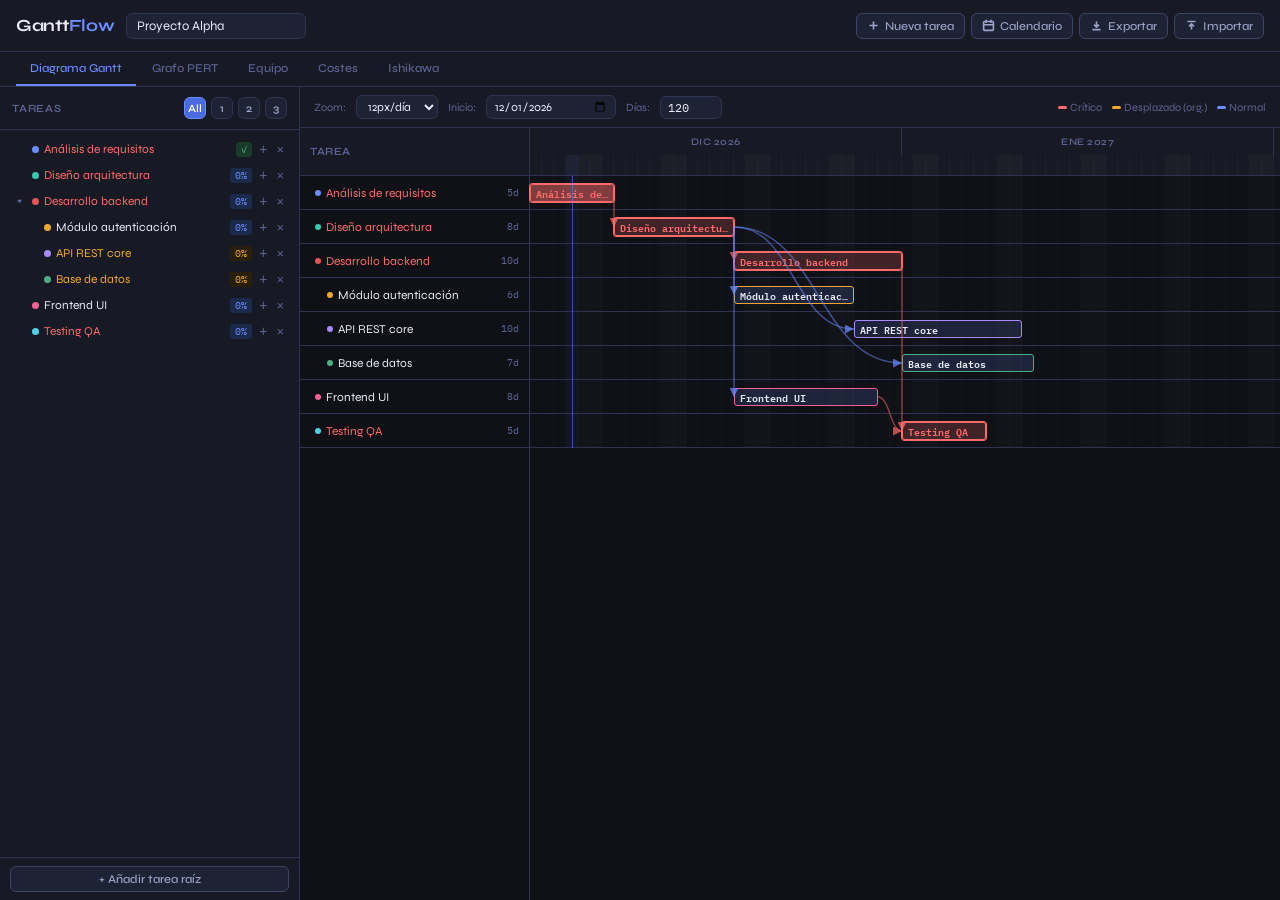
<file: index.html>
<!DOCTYPE html>
<html lang="es">
<head>
<meta charset="UTF-8">
<meta name="viewport" content="width=device-width, initial-scale=1.0">
<title>GanttFlow — Gestión de Proyectos</title>
<link rel="preconnect" href="https://fonts.googleapis.com">
<link rel="preconnect" href="https://fonts.gstatic.com" crossorigin>
<link href="https://fonts.googleapis.com/css2?family=IBM+Plex+Mono:wght@400;500&family=Syne:wght@400;500;600;700&display=swap" rel="stylesheet">
<style>
:root {
  --bg:#0f1117;--bg2:#171a24;--bg3:#1e2235;--bg4:#252a3d;
  --border:#2d3350;--border2:#3d4468;
  --text:#e8eaf6;--text2:#9da3c8;--text3:#5c6494;
  --accent:#6c8cff;--accent2:#4a6bdf;
  --green:#4caf82;--amber:#f0a832;--red:#e05555;
  --critical:#ff6b6b;--leveled:#f0a832;--purple:#a78bfa;--teal:#38c9b0;
  --font:'Syne',sans-serif;--mono:'IBM Plex Mono',monospace;
  --r:6px;--r2:10px;
}
*{box-sizing:border-box;margin:0;padding:0;}
body{font-family:var(--font);background:var(--bg);color:var(--text);font-size:14px;height:100vh;display:flex;flex-direction:column;overflow:hidden;}

/* HEADER */
header{display:flex;align-items:center;gap:12px;padding:0 16px;height:52px;background:var(--bg2);border-bottom:1px solid var(--border);flex-shrink:0;}
header h1{font-size:17px;font-weight:700;letter-spacing:-0.3px;}
header h1 span{color:var(--accent);}
.project-name{font-size:13px;border:1px solid var(--border);background:var(--bg3);padding:4px 10px;border-radius:var(--r);outline:none;font-family:var(--font);color:var(--text);width:180px;}
.project-name:focus{border-color:var(--accent);}
.header-spacer{flex:1;}
.header-actions{display:flex;gap:6px;}
.btn{display:inline-flex;align-items:center;gap:5px;padding:5px 10px;border-radius:var(--r);border:1px solid var(--border2);background:var(--bg3);color:var(--text2);font-family:var(--font);font-size:12px;font-weight:500;cursor:pointer;transition:all .15s;white-space:nowrap;}
.btn:hover{background:var(--bg4);color:var(--text);border-color:var(--accent);}
.btn.primary{background:var(--accent2);border-color:var(--accent);color:#fff;}
.btn.primary:hover{background:var(--accent);}
.btn svg{width:13px;height:13px;flex-shrink:0;}
.btn.warn{border-color:#f0a83280;color:var(--amber);}
.btn.warn:hover{background:#2a2010;border-color:var(--amber);}

/* TABS */
.nav-tabs{display:flex;gap:2px;padding:0 16px;background:var(--bg2);border-bottom:1px solid var(--border);flex-shrink:0;}
.tab{padding:9px 14px;font-size:12px;font-weight:500;color:var(--text3);cursor:pointer;border-bottom:2px solid transparent;transition:all .15s;}
.tab:hover{color:var(--text2);}
.tab.active{color:var(--accent);border-bottom-color:var(--accent);}

/* MAIN */
.main{display:flex;flex:1;overflow:hidden;}

/* SIDEBAR */
.sidebar{width:300px;flex-shrink:0;background:var(--bg2);border-right:1px solid var(--border);display:flex;flex-direction:column;overflow:hidden;}
.sidebar-header{padding:10px 12px;border-bottom:1px solid var(--border);display:flex;align-items:center;gap:8px;flex-shrink:0;}
.sidebar-header span{font-size:11px;font-weight:600;letter-spacing:.8px;color:var(--text3);text-transform:uppercase;flex:1;}
.task-list{flex:1;overflow-y:auto;padding:6px;}
.task-row{display:flex;align-items:center;gap:5px;padding:5px 7px;border-radius:var(--r);transition:background .1s;cursor:pointer;}
.task-row:hover{background:var(--bg3);}
.task-row.selected{background:var(--bg4);}
.task-row.critical-task .task-name{color:var(--critical);}
.task-row.leveled-task .task-name{color:var(--leveled);}
.expand-btn{width:14px;height:14px;display:flex;align-items:center;justify-content:center;color:var(--text3);transition:transform .15s;flex-shrink:0;}
.expand-btn.open{transform:rotate(90deg);}
.expand-btn svg{width:9px;height:9px;}
.task-color{width:7px;height:7px;border-radius:50%;flex-shrink:0;}
.task-name{flex:1;font-size:12px;overflow:hidden;text-overflow:ellipsis;white-space:nowrap;}
.task-badge{font-size:10px;padding:1px 5px;border-radius:3px;font-family:var(--mono);}
.badge-progress{background:#1a2a4a;color:var(--accent);}
.badge-done{background:#1a3a2a;color:var(--green);}
.badge-blocked{background:#3a1a1a;color:var(--red);}
.badge-leveled{background:#2a200a;color:var(--amber);}

/* CONTENT */
.content{flex:1;overflow:hidden;display:flex;flex-direction:column;}
.view{display:none;flex:1;overflow:hidden;flex-direction:column;}
.view.active{display:flex;}

/* GANTT */
.gantt-toolbar{padding:8px 14px;border-bottom:1px solid var(--border);display:flex;align-items:center;gap:10px;flex-shrink:0;background:var(--bg2);flex-wrap:wrap;}
.gantt-toolbar label{font-size:11px;color:var(--text3);}
.gantt-toolbar select,.gantt-toolbar input[type=number],.gantt-toolbar input[type=date]{font-family:var(--font);font-size:12px;background:var(--bg3);border:1px solid var(--border);color:var(--text);padding:3px 7px;border-radius:var(--r);outline:none;}
.gantt-wrap{flex:1;overflow:auto;}
.gantt-table{display:flex;min-height:100%;}
.gantt-labels{width:230px;flex-shrink:0;border-right:1px solid var(--border);}
.gantt-labels-header{height:48px;border-bottom:1px solid var(--border);padding:0 10px;display:flex;align-items:center;font-size:11px;font-weight:600;color:var(--text3);letter-spacing:.5px;background:var(--bg2);position:sticky;top:0;z-index:10;}
.gantt-label-row{height:34px;display:flex;align-items:center;padding:0 10px;gap:5px;border-bottom:1px solid var(--border);font-size:12px;cursor:pointer;transition:background .1s;}
.gantt-label-row:hover{background:var(--bg3);}
.gantt-label-row.selected{background:var(--bg4);}
.gantt-label-row.critical-row .gl-name{color:var(--critical);}
.gantt-label-row.leveled-row .gl-name{color:var(--leveled);}
.gl-dot{width:6px;height:6px;border-radius:50%;flex-shrink:0;}
.gl-name{flex:1;overflow:hidden;text-overflow:ellipsis;white-space:nowrap;}
.gl-days{font-family:var(--mono);font-size:10px;color:var(--text3);flex-shrink:0;}
.gantt-chart-area{flex:1;}
.gantt-header{height:48px;position:sticky;top:0;z-index:10;background:var(--bg2);border-bottom:1px solid var(--border);display:flex;flex-direction:column;}
.gantt-month{border-right:1px solid var(--border);display:flex;align-items:center;justify-content:center;font-size:10px;font-weight:600;color:var(--text3);letter-spacing:.5px;flex-shrink:0;}
.gantt-days-row{display:flex;height:20px;}
.gantt-day-cell{flex-shrink:0;display:flex;align-items:center;justify-content:center;font-size:9px;color:var(--text3);border-right:1px solid rgba(255,255,255,.03);font-family:var(--mono);}
.gantt-day-cell.weekend{background:rgba(255,255,255,.02);}
.gantt-day-cell.holiday{background:rgba(240,168,50,.06);color:var(--amber);}
.gantt-day-cell.today-col{background:rgba(108,140,255,.08);color:var(--accent);font-weight:600;}
.gantt-rows-area{position:relative;}
.gantt-row-bg{height:34px;border-bottom:1px solid var(--border);display:flex;position:relative;}
.gantt-row-bg:hover{background:rgba(255,255,255,.015);}
.gantt-cell-bg{flex-shrink:0;border-right:1px solid rgba(255,255,255,.02);height:100%;}
.gantt-cell-bg.weekend{background:rgba(255,255,255,.01);}
.gantt-cell-bg.holiday{background:rgba(240,168,50,.04);}
.gantt-cell-bg.today-col{background:rgba(108,140,255,.04);}
.gantt-bar{position:absolute;height:18px;top:8px;border-radius:3px;display:flex;align-items:center;padding:0 5px;font-size:10px;font-weight:600;overflow:hidden;white-space:nowrap;cursor:pointer;pointer-events:all;transition:opacity .15s;}
.gantt-bar:hover{opacity:.85;}
.gantt-bar.critical{box-shadow:0 0 0 1px var(--critical);}
.gantt-bar.leveled{box-shadow:0 0 0 1px var(--leveled);}
.bar-progress{position:absolute;left:0;top:0;bottom:0;border-radius:3px;opacity:.35;}
.bar-label{overflow:hidden;text-overflow:ellipsis;position:relative;font-family:var(--mono);}
.today-line{position:absolute;top:0;bottom:0;width:1px;background:var(--accent);opacity:.5;pointer-events:none;z-index:5;}

/* DETAIL PANEL */
.detail-panel{width:290px;flex-shrink:0;border-left:1px solid var(--border);background:var(--bg2);display:flex;flex-direction:column;overflow:hidden;}
.detail-panel.hidden{display:none;}
.dp-header{padding:12px 14px;border-bottom:1px solid var(--border);display:flex;align-items:center;gap:8px;}
.dp-header h3{font-size:13px;font-weight:600;flex:1;overflow:hidden;text-overflow:ellipsis;white-space:nowrap;}
.dp-close{cursor:pointer;color:var(--text3);flex-shrink:0;}
.dp-close:hover{color:var(--text);}
.dp-body{flex:1;overflow-y:auto;padding:10px 14px;display:flex;flex-direction:column;gap:10px;}
.field-group{display:flex;flex-direction:column;gap:3px;}
.field-label{font-size:10px;font-weight:600;color:var(--text3);letter-spacing:.6px;text-transform:uppercase;}
.field-input{background:var(--bg3);border:1px solid var(--border);color:var(--text);padding:5px 9px;border-radius:var(--r);font-family:var(--font);font-size:12px;outline:none;width:100%;}
.field-input:focus{border-color:var(--accent);}
.field-input[type=number]{font-family:var(--mono);}
select.field-input{cursor:pointer;}
textarea.field-input{resize:vertical;min-height:60px;line-height:1.5;}
.field-row{display:flex;gap:7px;}
.field-row .field-group{flex:1;}
.comment-list{display:flex;flex-direction:column;gap:6px;max-height:160px;overflow-y:auto;}
.comment-item{background:var(--bg3);border-radius:var(--r);padding:7px 9px;font-size:11px;}
.comment-meta{font-size:10px;color:var(--text3);margin-bottom:3px;font-family:var(--mono);}
.dp-section-title{font-size:10px;font-weight:600;color:var(--text3);letter-spacing:.6px;text-transform:uppercase;padding-bottom:5px;border-bottom:1px solid var(--border);margin-top:2px;}
.dep-chips{display:flex;flex-wrap:wrap;gap:4px;}
.dep-chip{display:flex;align-items:center;gap:3px;background:var(--bg4);border:1px solid var(--border);border-radius:3px;padding:2px 6px;font-size:11px;font-family:var(--mono);}
.dep-chip button{background:none;border:none;color:var(--text3);cursor:pointer;font-size:12px;line-height:1;}
.dep-chip button:hover{color:var(--red);}
.stats-grid{display:grid;grid-template-columns:1fr 1fr;gap:7px;}
.stat-cell{background:var(--bg3);border-radius:var(--r);padding:7px 9px;}
.stat-val{font-size:15px;font-weight:700;font-family:var(--mono);color:var(--accent);}
.stat-lab{font-size:10px;color:var(--text3);margin-top:1px;}
.deviation-pos{color:var(--red);}
.deviation-neg{color:var(--green);}

/* LEVELING ALERT */
.leveling-alert{background:#1e1a08;border:1px solid #f0a83240;border-radius:var(--r);padding:8px 10px;font-size:11px;color:var(--amber);display:flex;gap:6px;align-items:flex-start;}
.leveling-alert svg{flex-shrink:0;margin-top:1px;}

/* PERT */
.graph-view{flex:1;overflow:hidden;position:relative;background:var(--bg);}
#pert-canvas{position:absolute;top:0;left:0;width:100%;height:100%;}
.graph-toolbar{padding:8px 14px;border-bottom:1px solid var(--border);display:flex;gap:8px;align-items:center;flex-shrink:0;background:var(--bg2);font-size:12px;color:var(--text2);}
.graph-legend{display:flex;gap:10px;margin-left:auto;}
.legend-item{display:flex;align-items:center;gap:5px;font-size:11px;color:var(--text3);}
.legend-dot{width:8px;height:8px;border-radius:50%;}

/* COSTS */
.cost-table{width:100%;border-collapse:collapse;font-size:12px;}
.cost-table th{text-align:left;padding:5px 7px;color:var(--text3);font-size:10px;font-weight:600;letter-spacing:.5px;border-bottom:1px solid var(--border);}
.cost-table td{padding:5px 7px;border-bottom:1px solid rgba(255,255,255,.04);font-family:var(--mono);}
.cost-table .total-row{font-weight:600;color:var(--text);border-top:1px solid var(--border);}

/* TEAM VIEW */
.team-grid{display:grid;grid-template-columns:repeat(auto-fill,minmax(260px,1fr));gap:14px;padding:20px;}
.member-card{background:var(--bg2);border:1px solid var(--border);border-radius:var(--r2);padding:16px;display:flex;flex-direction:column;gap:10px;}
.member-avatar{width:38px;height:38px;border-radius:50%;display:flex;align-items:center;justify-content:center;font-weight:700;font-size:14px;flex-shrink:0;}
.member-header{display:flex;align-items:center;gap:10px;}
.member-info{flex:1;}
.member-name{font-size:14px;font-weight:600;}
.member-role{font-size:11px;color:var(--text3);}
.member-meta{display:flex;gap:8px;flex-wrap:wrap;}
.meta-chip{font-size:11px;background:var(--bg3);border:1px solid var(--border);border-radius:3px;padding:2px 7px;color:var(--text2);font-family:var(--mono);}
.absence-list{display:flex;flex-direction:column;gap:4px;}
.absence-item{display:flex;align-items:center;gap:6px;font-size:11px;background:var(--bg3);border-radius:var(--r);padding:4px 8px;}
.absence-item .absence-dates{font-family:var(--mono);color:var(--text2);flex:1;}
.absence-item .absence-type{font-size:10px;padding:1px 5px;border-radius:3px;}
.absence-vac{background:#1a2a1a;color:var(--green);}
.absence-hol{background:#2a200a;color:var(--amber);}
.absence-other{background:#1a1a2a;color:var(--purple);}
.workload-bar{height:5px;background:var(--bg4);border-radius:3px;overflow:hidden;margin-top:2px;}
.workload-fill{height:100%;border-radius:3px;transition:width .3s;}

/* MODAL */
.modal-overlay{position:fixed;inset:0;background:rgba(0,0,0,.7);display:none;align-items:center;justify-content:center;z-index:1000;}
.modal-overlay.open{display:flex;}
.modal{background:var(--bg2);border:1px solid var(--border2);border-radius:var(--r2);width:520px;max-height:85vh;overflow-y:auto;padding:22px;}
.modal h2{font-size:15px;font-weight:600;margin-bottom:14px;}
.modal-actions{display:flex;gap:8px;justify-content:flex-end;margin-top:18px;}
.modal-section{margin-bottom:16px;}
.modal-section-title{font-size:10px;font-weight:600;color:var(--text3);letter-spacing:.6px;text-transform:uppercase;margin-bottom:8px;}

/* DAY GRID */
.day-grid{display:grid;grid-template-columns:repeat(7,1fr);gap:5px;margin:8px 0;}
.day-toggle{display:flex;flex-direction:column;align-items:center;gap:4px;cursor:pointer;}
.day-toggle input{display:none;}
.day-box{width:34px;height:34px;border-radius:var(--r);border:1px solid var(--border2);background:var(--bg3);display:flex;align-items:center;justify-content:center;font-size:11px;font-weight:600;color:var(--text3);transition:all .15s;}
.day-toggle input:checked+.day-box{background:var(--accent2);border-color:var(--accent);color:#fff;}
.day-name{font-size:9px;color:var(--text3);letter-spacing:.3px;}
.equiv-display{background:var(--bg3);border:1px solid var(--border);border-radius:var(--r);padding:10px 12px;margin:8px 0;}
.equiv-row{display:flex;align-items:center;gap:6px;margin-bottom:5px;font-size:12px;}
.equiv-row:last-child{margin-bottom:0;}
.equiv-num{font-family:var(--mono);font-size:14px;font-weight:500;color:var(--accent);min-width:26px;}
.presets{display:flex;gap:5px;flex-wrap:wrap;margin-bottom:10px;}
.preset-btn{padding:3px 9px;border-radius:var(--r);border:1px solid var(--border2);background:var(--bg3);color:var(--text2);font-size:11px;cursor:pointer;transition:all .12s;}
.preset-btn:hover{border-color:var(--accent);color:var(--text);}

/* HOLIDAY LIST */
.holiday-list{display:flex;flex-direction:column;gap:4px;max-height:160px;overflow-y:auto;}
.holiday-item{display:flex;align-items:center;gap:6px;background:var(--bg3);border-radius:var(--r);padding:5px 8px;font-size:12px;}
.holiday-item .hdate{font-family:var(--mono);flex:1;}
.holiday-item button{background:none;border:none;color:var(--text3);cursor:pointer;font-size:13px;}
.holiday-item button:hover{color:var(--red);}

/* LEVELS */
.levels-control{display:flex;align-items:center;gap:5px;font-size:11px;color:var(--text3);}
.level-btn{width:22px;height:22px;border-radius:var(--r);border:1px solid var(--border);background:var(--bg3);color:var(--text2);font-size:11px;font-weight:600;cursor:pointer;display:flex;align-items:center;justify-content:center;transition:all .1s;}
.level-btn.active{background:var(--accent2);border-color:var(--accent);color:#fff;}

/* ISHIKAWA */
/* SCROLLBAR */
::-webkit-scrollbar{width:4px;height:4px;}
::-webkit-scrollbar-track{background:transparent;}
::-webkit-scrollbar-thumb{background:var(--border2);border-radius:2px;}
/* TOOLTIP */
.tooltip{position:fixed;background:var(--bg4);border:1px solid var(--border2);border-radius:var(--r);padding:6px 10px;font-size:11px;pointer-events:none;z-index:999;display:none;max-width:240px;line-height:1.6;}
.tooltip.show{display:block;}
</style>
</head>
<body>

<header>
  <h1>Gantt<span>Flow</span></h1>
  <input class="project-name" type="text" id="projectName" placeholder="Nombre del proyecto..." value="Proyecto Alpha">
  <div class="header-spacer"></div>
  <div class="header-actions">
    <button class="btn" onclick="addTask(null)">
      <svg viewBox="0 0 16 16" fill="none" stroke="currentColor" stroke-width="2"><path d="M8 3v10M3 8h10"/></svg>Nueva tarea
    </button>
    <button class="btn" onclick="openCalendarConfig()">
      <svg viewBox="0 0 16 16" fill="none" stroke="currentColor" stroke-width="2"><rect x="2" y="3" width="12" height="11" rx="1"/><path d="M2 7h12M5 1v4M11 1v4"/></svg>Calendario
    </button>
    <button class="btn" onclick="exportJSON()">
      <svg viewBox="0 0 16 16" fill="none" stroke="currentColor" stroke-width="2"><path d="M8 10V3M5 7l3 3 3-3M3 13h10"/></svg>Exportar
    </button>
    <label class="btn" style="cursor:pointer">
      <svg viewBox="0 0 16 16" fill="none" stroke="currentColor" stroke-width="2"><path d="M8 6v7M5 9l3-3 3 3M3 3h10"/></svg>Importar
      <input type="file" accept=".json" style="display:none" onchange="importJSON(event)">
    </label>
  </div>
</header>

<div class="nav-tabs">
  <div class="tab active" onclick="switchTab('gantt',this)">Diagrama Gantt</div>
  <div class="tab" onclick="switchTab('pert',this)">Grafo PERT</div>
  <div class="tab" onclick="switchTab('team',this)">Equipo</div>
  <div class="tab" onclick="switchTab('costs',this)">Costes</div>
  <div class="tab" onclick="switchTab('ishikawa',this)">Ishikawa</div>
</div>

<div class="main">
  <!-- SIDEBAR -->
  <div class="sidebar">
    <div class="sidebar-header">
      <span>Tareas</span>
      <div class="levels-control">
        <div class="level-btn active" id="lvl-all" onclick="setLevel(99)">All</div>
        <div class="level-btn" id="lvl-0" onclick="setLevel(0)">1</div>
        <div class="level-btn" id="lvl-1" onclick="setLevel(1)">2</div>
        <div class="level-btn" id="lvl-2" onclick="setLevel(2)">3</div>
      </div>
    </div>
    <div class="task-list" id="taskList"></div>
    <div style="padding:8px 10px;border-top:1px solid var(--border);flex-shrink:0;">
      <button class="btn" style="width:100%;justify-content:center" onclick="addTask(null)">+ Añadir tarea raíz</button>
    </div>
  </div>

  <!-- VIEWS -->
  <div class="content">

    <!-- GANTT -->
    <div class="view active" id="view-gantt" style="flex-direction:row">
      <div style="flex:1;display:flex;flex-direction:column;overflow:hidden;">
        <div class="gantt-toolbar">
          <label>Zoom:</label>
          <select id="ganttZoom" onchange="renderGantt()">
            <option value="20">20px/día</option>
            <option value="12" selected>12px/día</option>
            <option value="6">6px/día</option>
          </select>
          <label>Inicio:</label>
          <input type="date" id="ganttStart" class="field-input" style="width:130px" onchange="renderGantt()">
          <label>Días:</label>
          <input type="number" id="ganttDays" class="field-input" style="width:62px;font-family:var(--mono)" value="120" onchange="renderGantt()">
          <div style="flex:1"></div>
          <div style="display:flex;align-items:center;gap:10px;font-size:11px;color:var(--text3)">
            <span><span style="display:inline-block;width:9px;height:3px;background:var(--critical);border-radius:2px;vertical-align:middle;margin-right:3px"></span>Crítico</span>
            <span><span style="display:inline-block;width:9px;height:3px;background:var(--leveled);border-radius:2px;vertical-align:middle;margin-right:3px"></span>Desplazado (org.)</span>
            <span><span style="display:inline-block;width:9px;height:3px;background:var(--accent);border-radius:2px;vertical-align:middle;margin-right:3px"></span>Normal</span>
          </div>
        </div>
        <div class="gantt-wrap" id="ganttWrap">
          <div class="gantt-table" id="ganttTable"></div>
        </div>
      </div>
      <div class="detail-panel hidden" id="detailPanel"></div>
    </div>

    <!-- PERT -->
    <div class="view" id="view-pert" style="flex-direction:column">
      <div class="graph-toolbar">
        <span style="font-size:12px">Arrastra nodos · Doble clic = detalle</span>
        <button class="btn" onclick="autoLayoutPert()">Auto-layout</button>
        <button class="btn" onclick="savePertLayout()">Guardar pos.</button>
        <div class="graph-legend">
          <div class="legend-item"><div class="legend-dot" style="background:var(--critical)"></div>Crítico</div>
          <div class="legend-item"><div class="legend-dot" style="background:var(--leveled)"></div>Desplazado</div>
          <div class="legend-item"><div class="legend-dot" style="background:var(--accent)"></div>Normal</div>
          <div class="legend-item"><div class="legend-dot" style="background:var(--green)"></div>Completado</div>
        </div>
      </div>
      <div class="graph-view">
        <canvas id="pert-canvas"></canvas>
      </div>
    </div>

    <!-- TEAM -->
    <div class="view" id="view-team" style="flex-direction:column;overflow:hidden">
      <div style="padding:10px 16px;border-bottom:1px solid var(--border);display:flex;gap:8px;align-items:center;flex-shrink:0;background:var(--bg2);">
        <span style="font-size:11px;font-weight:600;color:var(--text3);letter-spacing:.6px;text-transform:uppercase;">Equipo del proyecto</span>
        <div style="flex:1"></div>
        <button class="btn primary" onclick="openAddMember()">+ Añadir miembro</button>
      </div>
      <div style="flex:1;overflow-y:auto;">
        <div class="team-grid" id="teamGrid"></div>
      </div>
    </div>

    <!-- COSTS -->
    <div class="view" id="view-costs" style="flex-direction:column;overflow:auto;padding:20px">
      <div id="costsContent"></div>
    </div>

    <!-- ISHIKAWA -->
    <div class="view" id="view-ishikawa" style="flex-direction:column">
      <div class="graph-toolbar" style="gap:10px">
        <label style="font-size:12px">Tarea:</label>
        <select id="ishikawaTarget" class="field-input" style="width:180px;padding:3px 7px" onchange="renderIshikawa()"></select>
        <button class="btn" onclick="addIshikawaCause()">+ Causa</button>
        <button class="btn" onclick="addIshikawaCategory()">+ Categoría</button>
      </div>
      <div style="flex:1;overflow:auto;padding:16px">
        <canvas id="fish-canvas"></canvas>
      </div>
    </div>

  </div>
</div>

<div class="modal-overlay" id="modalOverlay" onclick="handleModalClick(event)">
  <div class="modal" id="modalContent"></div>
</div>
<div class="tooltip" id="tooltip"></div>

<script>
// ================================================================
// STATE
// ================================================================
let state = {
  project: { name:'Proyecto Alpha', workDays:[1,2,3,4,5], hoursPerDay:8, calendarStart:null },
  tasks: [],
  team: [],         // array of member objects
  holidays: [],     // array of 'YYYY-MM-DD' strings (global)
  pertLayout: {},
  ishikawa: {}
};

const COLORS = ['#6c8cff','#38c9b0','#f0a832','#a78bfa','#4caf82','#e05555','#f06292','#4dd0e1','#aed581','#ff8a65'];
const AVATAR_COLORS = ['#4a6bdf','#0f6e56','#993c1d','#534ab7','#3b6d11','#993556'];
let nextId = 1;
let selectedTaskId = null;
let maxLevel = 99;

// ================================================================
// UTILS
// ================================================================
function mkId(){ return nextId++; }
function getColor(idx){ return COLORS[idx % COLORS.length]; }
function escHtml(s){ return String(s||'').replace(/&/g,'&amp;').replace(/</g,'&lt;').replace(/>/g,'&gt;').replace(/"/g,'&quot;'); }
function truncate(s,n){ return s.length>n?s.slice(0,n-1)+'…':s; }
function toDateStr(d){ return d.toISOString().slice(0,10); }
function parseDate(s){ return s?new Date(s+'T00:00:00'):null; }
function fmtDate(s){ return s?new Date(s+'T00:00:00').toLocaleDateString('es-ES',{day:'2-digit',month:'short',year:'numeric'}):'—'; }
function initials(name){ return name.split(' ').map(w=>w[0]).join('').slice(0,2).toUpperCase(); }

// ================================================================
// TREE HELPERS
// ================================================================
function getAllTasks(tasks=state.tasks,out=[]){
  for(const t of tasks){ out.push(t); if(t.subtasks) getAllTasks(t.subtasks,out); }
  return out;
}
function findTask(id,tasks=state.tasks){
  for(const t of tasks){
    if(t.id===id) return t;
    if(t.subtasks){ const f=findTask(id,t.subtasks); if(f) return f; }
  }
  return null;
}
function removeTask(id,tasks=state.tasks){
  for(let i=0;i<tasks.length;i++){
    if(tasks[i].id===id){ tasks.splice(i,1); return true; }
    if(tasks[i].subtasks&&removeTask(id,tasks[i].subtasks)) return true;
  }
  return false;
}
function flattenVisible(tasks=state.tasks,level=0,out=[]){
  for(const t of tasks){
    out.push({task:t,level});
    if(t.expanded&&t.subtasks&&t.subtasks.length&&level<maxLevel)
      flattenVisible(t.subtasks,level+1,out);
  }
  return out;
}

// ================================================================
// CALENDAR
// ================================================================
function getWorkDays(){ return state.project.workDays&&state.project.workDays.length?state.project.workDays:[1,2,3,4,5]; }
function workDaysPerWeek(){ return getWorkDays().length; }
function workDaysToCalDays(wd){ return workDaysPerWeek()===0?wd:Math.round(wd*7/workDaysPerWeek()); }

const _holidaySet = new Set();
function rebuildHolidaySet(){
  _holidaySet.clear();
  for(const h of state.holidays) _holidaySet.add(h);
  // also personal holidays/absences of all members
  for(const m of state.team){
    for(const ab of (m.absences||[])){
      let d=new Date(ab.start+'T00:00:00');
      const end=new Date(ab.end+'T00:00:00');
      while(d<=end){ _holidaySet.add(toDateStr(d)); d.setDate(d.getDate()+1); }
    }
  }
}
function isHoliday(date){ return _holidaySet.has(toDateStr(date)); }

function isMemberAvailableOn(memberId, date){
  const m = state.team.find(x=>x.id===memberId);
  if(!m) return true;
  const ds = toDateStr(date);
  for(const ab of (m.absences||[])){
    if(ds>=ab.start && ds<=ab.end) return false;
  }
  return true;
}

function isWorkingDay(date, memberId=null){
  if(!getWorkDays().includes(date.getDay())) return false;
  if(state.holidays.includes(toDateStr(date))) return false;
  if(memberId && !isMemberAvailableOn(memberId, date)) return false;
  return true;
}

// Add N working days from start (optionally skipping member absences + holidays)
function addWorkDays(start, days, memberId=null){
  if(days<=0) return new Date(start);
  const d=new Date(start);
  let added=0;
  while(added<days){
    d.setDate(d.getDate()+1);
    if(isWorkingDay(d,memberId)) added++;
  }
  return d;
}

// Advance date to next working day for member (inclusive from d)
function nextWorkingDay(d, memberId=null){
  const r=new Date(d);
  while(!isWorkingDay(r,memberId)) r.setDate(r.getDate()+1);
  return r;
}

function calStart(){
  if(state.project.calendarStart) return new Date(state.project.calendarStart);
  const all=getAllTasks();
  let min=null;
  for(const t of all) if(t.startDate){ const d=new Date(t.startDate+'T00:00:00'); if(!min||d<min) min=d; }
  if(min) return min;
  const d=new Date(); d.setDate(1); return d;
}

// ================================================================
// PHASE 1 — CPM (pure technical dependencies)
// Units: work-days (integers)
// ================================================================
function computeCPM(){
  const all=getAllTasks();
  const byId={};
  for(const t of all) byId[t.id]=t;

  // Forward pass
  for(const t of all){
    let es=0;
    if(t.dependencies&&t.dependencies.length)
      for(const dId of t.dependencies){ const dep=byId[dId]; if(dep&&(dep.earlyFinish||0)>es) es=dep.earlyFinish||0; }
    t.earlyStart=es;
    t.earlyFinish=es+(t.duration||1);
  }
  let projEnd=0;
  for(const t of all) if((t.earlyFinish||0)>projEnd) projEnd=t.earlyFinish;

  // Backward pass
  for(const t of all) t.lateFinish=projEnd;
  for(const t of [...all].reverse()){
    const succs=all.filter(x=>x.dependencies&&x.dependencies.includes(t.id));
    if(succs.length) t.lateFinish=Math.min(...succs.map(s=>s.lateStart||projEnd));
    t.lateStart=t.lateFinish-(t.duration||1);
    t.totalFloat=t.lateStart-t.earlyStart;
    t.isCritical=(t.totalFloat===0);
  }
  return projEnd;
}

// ================================================================
// PHASE 2 — RESOURCE LEVELING
// After CPM gives earlyStart (work-day units), convert to calendar
// dates and push tasks forward when member is over capacity.
// ================================================================
function resourceLeveling(){
  rebuildHolidaySet();
  const base=calStart();
  const all=getAllTasks();
  const byId={};
  for(const t of all) byId[t.id]=t;

  // Sort tasks by earlyStart (CPM order)
  const ordered=[...all].sort((a,b)=>(a.earlyStart||0)-(b.earlyStart||0));

  // Member schedule: memberId -> array of {start:Date, end:Date, taskId}
  const memberSchedule={};
  function getSchedule(mid){ return memberSchedule[mid]||(memberSchedule[mid]=[]); }

  // Count concurrent tasks for member on a given calendar date
  function concurrentCount(mid, date){
    const ds=date.getTime();
    return getSchedule(mid).filter(s=>s.start.getTime()<=ds&&s.end.getTime()>ds).length;
  }

  // Find first calendar date >= candidateDate where member has < maxParallel tasks
  // and the date itself is a working day for that member
  function findAvailableStart(mid, candidateDate, duration, maxParallel){
    let d=nextWorkingDay(new Date(candidateDate), mid);
    let safetyCounter=0;
    while(safetyCounter<1000){
      if(isWorkingDay(d,mid) && concurrentCount(mid,d)<maxParallel) return d;
      d.setDate(d.getDate()+1);
      d=nextWorkingDay(new Date(d),mid);
      safetyCounter++;
    }
    return d;
  }

  // Work-day offset from base to a calendar date
  function calDateFromWDOffset(offset){
    return addWorkDays(base, offset, null);
  }

  for(const t of ordered){
    // Earliest start by CPM (calendar date)
    let cpStart=calDateFromWDOffset(t.earlyStart||0);
    // Respect explicit startDate if set
    if(t.startDate){
      const explicit=parseDate(t.startDate);
      if(explicit>cpStart) cpStart=explicit;
    }
    cpStart=nextWorkingDay(cpStart, null);

    let scheduledStart=new Date(cpStart);
    let wasLeveled=false;

    if(t.assignee){
      const member=state.team.find(m=>m.name===t.assignee||m.id===t.assignee);
      if(member){
        const maxP=member.maxParallel||2;
        const mid=member.id;
        const available=findAvailableStart(mid, cpStart, t.duration||1, maxP);
        if(available>cpStart){ scheduledStart=available; wasLeveled=true; }
        else scheduledStart=cpStart;
        // Also ensure start is a working day for this member
        scheduledStart=nextWorkingDay(new Date(scheduledStart), mid);
        // Register in member schedule
        const endDate=addWorkDays(scheduledStart, t.duration||1, mid);
        getSchedule(mid).push({start:scheduledStart, end:endDate, taskId:t.id});
      }
    }

    t._scheduledStart=new Date(scheduledStart);
    const endDate=addWorkDays(scheduledStart, t.duration||1, t.assignee?((state.team.find(m=>m.name===t.assignee||m.id===t.assignee)||{}).id||null):null);
    t._scheduledEnd=new Date(endDate);
    t._wasLeveled=wasLeveled;
    if(!t.startDate) t.startDate=toDateStr(scheduledStart);
  }
}

function scheduleTasks(){
  computeCPM();
  resourceLeveling();
}

// ================================================================
// SIDEBAR
// ================================================================
function renderSidebar(){
  const list=document.getElementById('taskList');
  const flat=flattenVisible();
  if(!flat.length){
    list.innerHTML='<div style="padding:16px;text-align:center;color:var(--text3);font-size:12px">Sin tareas. Añade una.</div>';
    return;
  }
  list.innerHTML=flat.map(({task:t,level})=>{
    const hasSubs=t.subtasks&&t.subtasks.length>0;
    const status=t.progress>=100?'done':t.status==='blocked'?'blocked':'progress';
    const badgeClass=t._wasLeveled?'badge-leveled':status==='done'?'badge-done':status==='blocked'?'badge-blocked':'badge-progress';
    const badgeText=status==='done'?'✓':status==='blocked'?'⊘':t.progress+'%';
    const rowClass=t.isCritical?' critical-task':t._wasLeveled?' leveled-task':'';
    return `<div style="padding-left:${level*12}px">
      <div class="task-row${selectedTaskId===t.id?' selected':''}${rowClass}" onclick="selectTask(${t.id})">
        <div class="expand-btn${t.expanded?' open':''}" onclick="toggleExpand(event,${t.id})">${hasSubs?`<svg viewBox="0 0 10 10" fill="currentColor"><path d="M3 2l4 3-4 3"/></svg>`:'<svg></svg>'}</div>
        <div class="task-color" style="background:${t.color||getColor(t.id)}"></div>
        <span class="task-name">${escHtml(t.name)}</span>
        <span class="task-badge ${badgeClass}">${badgeText}</span>
        <button onclick="addTask(${t.id},event)" style="background:none;border:none;color:var(--text3);cursor:pointer;font-size:14px;padding:0 2px">+</button>
        <button onclick="deleteTask(${t.id},event)" style="background:none;border:none;color:var(--text3);cursor:pointer;font-size:13px;padding:0 2px">×</button>
      </div>
    </div>`;
  }).join('');
}

function toggleExpand(e,id){ e.stopPropagation(); const t=findTask(id); if(t){t.expanded=!t.expanded;renderAll();} }
function selectTask(id){ selectedTaskId=id; renderSidebar(); renderDetailPanel(); }

// ================================================================
// TASK CRUD
// ================================================================
function addTask(parentId=null,e=null){
  if(e) e.stopPropagation();
  const id=mkId();
  const task={
    id,name:'Nueva tarea',duration:5,progress:0,status:'in-progress',
    assignee:'',hourlyRate:0,startDate:'',dependencies:[],subtasks:[],
    expanded:true,color:getColor(getAllTasks().length),comments:[],description:'',
    estimatedDays:5,realDays:0,estimatedCost:0,realCost:0,resources:1,
    isCritical:false,_wasLeveled:false
  };
  if(parentId){ const p=findTask(parentId); if(p){p.subtasks=p.subtasks||[];p.subtasks.push(task);p.expanded=true;} }
  else state.tasks.push(task);
  selectedTaskId=id;
  scheduleTasks(); renderAll(); renderDetailPanel();
}

function deleteTask(id,e){
  if(e) e.stopPropagation();
  if(!confirm('¿Eliminar esta tarea y sus subtareas?')) return;
  removeTask(id);
  if(selectedTaskId===id){ selectedTaskId=null; document.getElementById('detailPanel').classList.add('hidden'); }
  scheduleTasks(); renderAll();
}

function updateTask(id,key,value){
  const t=findTask(id); if(!t) return;
  t[key]=value;
  scheduleTasks(); renderAll();
  if(key==='name') renderSidebar();
}

function addDep(taskId,depId){
  if(!depId) return;
  const t=findTask(taskId); if(!t||t.dependencies.includes(depId)) return;
  t.dependencies.push(depId); scheduleTasks(); renderAll(); renderDetailPanel();
}
function removeDep(taskId,depId){
  const t=findTask(taskId); if(!t) return;
  t.dependencies=t.dependencies.filter(d=>d!==depId); scheduleTasks(); renderAll(); renderDetailPanel();
}
function addComment(taskId){
  const t=findTask(taskId); const txt=document.getElementById('commentText').value.trim();
  if(!t||!txt) return;
  t.comments=t.comments||[];
  t.comments.push({author:'Usuario',date:new Date().toLocaleDateString('es-ES'),text:txt});
  renderDetailPanel();
}

// ================================================================
// DETAIL PANEL
// ================================================================
function renderDetailPanel(){
  const panel=document.getElementById('detailPanel');
  if(!selectedTaskId){panel.classList.add('hidden');return;}
  const t=findTask(selectedTaskId);
  if(!t){panel.classList.add('hidden');return;}
  panel.classList.remove('hidden');

  const all=getAllTasks();
  const others=all.filter(x=>x.id!==t.id);
  const depsHtml=(t.dependencies||[]).map(dId=>{
    const dep=findTask(dId);
    return dep?`<div class="dep-chip"><span>${escHtml(dep.name)}</span><button onclick="removeDep(${t.id},${dId})">×</button></div>`:'';
  }).join('');

  const devDays=t.realDays?((t.realDays-t.estimatedDays)/t.estimatedDays*100).toFixed(1):'—';
  const devCost=t.realCost?((t.realCost-t.estimatedCost)/(t.estimatedCost||1)*100).toFixed(1):'—';
  const comments=(t.comments||[]).map(c=>`<div class="comment-item"><div class="comment-meta">${escHtml(c.author)} · ${c.date}</div>${escHtml(c.text)}</div>`).join('');

  const memberOptions=state.team.map(m=>`<option value="${escHtml(m.name)}"${t.assignee===m.name?' selected':''}>${escHtml(m.name)}</option>`).join('');
  const unassignedOption=`<option value=""${!t.assignee?' selected':''}>Sin asignar</option>`;

  const leveledAlert=t._wasLeveled?`<div class="leveling-alert">
    <svg width="13" height="13" viewBox="0 0 16 16" fill="none" stroke="currentColor" stroke-width="2"><path d="M8 2l6 12H2z"/><path d="M8 7v3M8 12v.5"/></svg>
    <span>Fecha desplazada por restricción de capacidad de <b>${escHtml(t.assignee)}</b>. CPM: día ${t.earlyStart} · Programado: ${fmtDate(toDateStr(t._scheduledStart))}.</span>
  </div>`:'';

  panel.innerHTML=`
    <div class="dp-header">
      <h3>${escHtml(t.name)}</h3>
      <div class="dp-close" onclick="document.getElementById('detailPanel').classList.add('hidden')">✕</div>
    </div>
    <div class="dp-body">
      ${leveledAlert}
      <div class="field-group"><label class="field-label">Nombre</label>
        <input class="field-input" type="text" value="${escHtml(t.name)}" onchange="updateTask(${t.id},'name',this.value)"></div>
      <div class="field-group"><label class="field-label">Descripción</label>
        <textarea class="field-input" onchange="updateTask(${t.id},'description',this.value)">${escHtml(t.description||'')}</textarea></div>
      <div class="field-row">
        <div class="field-group"><label class="field-label">Est. días</label>
          <input class="field-input" type="number" min="1" value="${t.estimatedDays||t.duration}" onchange="updateTask(${t.id},'estimatedDays',+this.value);updateTask(${t.id},'duration',+this.value)"></div>
        <div class="field-group"><label class="field-label">Real días</label>
          <input class="field-input" type="number" min="0" value="${t.realDays||0}" onchange="updateTask(${t.id},'realDays',+this.value)"></div>
      </div>
      <div class="field-row">
        <div class="field-group"><label class="field-label">Inicio (manual)</label>
          <input class="field-input" type="date" value="${t.startDate||''}" onchange="updateTask(${t.id},'startDate',this.value)"></div>
        <div class="field-group"><label class="field-label">Recursos</label>
          <input class="field-input" type="number" min="1" value="${t.resources||1}" onchange="updateTask(${t.id},'resources',+this.value)"></div>
      </div>
      <div class="field-row">
        <div class="field-group"><label class="field-label">Coste est. (€)</label>
          <input class="field-input" type="number" min="0" value="${t.estimatedCost||0}" onchange="updateTask(${t.id},'estimatedCost',+this.value)"></div>
        <div class="field-group"><label class="field-label">Coste real (€)</label>
          <input class="field-input" type="number" min="0" value="${t.realCost||0}" onchange="updateTask(${t.id},'realCost',+this.value)"></div>
      </div>
      <div class="field-row">
        <div class="field-group"><label class="field-label">Tarifa/h (€)</label>
          <input class="field-input" type="number" min="0" value="${t.hourlyRate||0}" onchange="updateTask(${t.id},'hourlyRate',+this.value)"></div>
        <div class="field-group"><label class="field-label">Progreso %</label>
          <input class="field-input" type="number" min="0" max="100" value="${t.progress||0}" onchange="updateTask(${t.id},'progress',+this.value)"></div>
      </div>
      <div class="field-row">
        <div class="field-group"><label class="field-label">Estado</label>
          <select class="field-input" onchange="updateTask(${t.id},'status',this.value)">
            <option value="not-started"${t.status==='not-started'?' selected':''}>Sin iniciar</option>
            <option value="in-progress"${t.status==='in-progress'?' selected':''}>En curso</option>
            <option value="blocked"${t.status==='blocked'?' selected':''}>Bloqueada</option>
            <option value="done"${t.status==='done'?' selected':''}>Completada</option>
          </select></div>
        <div class="field-group"><label class="field-label">Asignado a</label>
          <select class="field-input" onchange="updateTask(${t.id},'assignee',this.value)">
            ${unassignedOption}${memberOptions}
          </select></div>
      </div>
      <div><div class="dp-section-title">CPM &amp; scheduling</div>
        <div class="stats-grid" style="margin-top:7px">
          <div class="stat-cell"><div class="stat-val">${t.earlyStart||0}→${t.earlyFinish||0}</div><div class="stat-lab">ES→EF (WD)</div></div>
          <div class="stat-cell"><div class="stat-val">${t.totalFloat||0}d</div><div class="stat-lab">Holgura CPM</div></div>
          <div class="stat-cell"><div class="stat-val ${parseFloat(devDays)>0?'deviation-pos':parseFloat(devDays)<0?'deviation-neg':''}">${devDays}${devDays!=='—'?'%':''}</div><div class="stat-lab">Desv. tiempo</div></div>
          <div class="stat-cell"><div class="stat-val ${parseFloat(devCost)>0?'deviation-pos':parseFloat(devCost)<0?'deviation-neg':''}">${devCost}${devCost!=='—'?'%':''}</div><div class="stat-lab">Desv. coste</div></div>
        </div>
      </div>
      <div><div class="dp-section-title">Dependencias (bloqueado por)</div>
        <div class="dep-chips" style="margin-top:7px">${depsHtml}</div>
        <select class="field-input" style="margin-top:7px" onchange="addDep(${t.id},+this.value);this.value=''">
          <option value="">+ Añadir dependencia...</option>
          ${others.map(x=>`<option value="${x.id}">${escHtml(x.name)}</option>`).join('')}
        </select>
      </div>
      <div><div class="dp-section-title">Comentarios</div>
        <div class="comment-list" style="margin-top:7px">${comments||'<div style="font-size:11px;color:var(--text3)">Sin comentarios.</div>'}</div>
        <div style="display:flex;gap:6px;margin-top:7px">
          <textarea class="field-input" id="commentText" placeholder="Añadir comentario..." style="min-height:38px;flex:1"></textarea>
          <button class="btn" onclick="addComment(${t.id})">↵</button>
        </div>
      </div>
      <div style="padding-bottom:16px">
        <button class="btn" style="width:100%;justify-content:center;color:var(--red)" onclick="deleteTask(${t.id})">Eliminar tarea</button>
      </div>
    </div>`;
}

// ================================================================
// GANTT
// ================================================================
function renderGantt(){
  scheduleTasks();
  const wrap=document.getElementById('ganttTable');
  const dayW=parseInt(document.getElementById('ganttZoom').value)||12;
  const totalDays=parseInt(document.getElementById('ganttDays').value)||120;
  const startInput=document.getElementById('ganttStart').value;
  const base=startInput?parseDate(startInput):calStart();
  const flat=flattenVisible();

  // Build columns
  const cols=[];
  for(let i=0;i<totalDays;i++){
    const d=new Date(base); d.setDate(d.getDate()+i);
    const wd=d.getDay();
    const isWE=wd===0||wd===6;
    const isHol=isHoliday(d);
    const isToday=d.toDateString()===new Date().toDateString();
    cols.push({date:d,isWE,isHol,isToday});
  }

  // Months
  const months=[];let cur=null;
  cols.forEach((c,i)=>{
    const mk=c.date.getFullYear()+'-'+c.date.getMonth();
    if(!cur||cur.key!==mk){ cur={key:mk,label:c.date.toLocaleDateString('es-ES',{month:'short',year:'numeric'}),count:0}; months.push(cur); }
    cur.count++;
  });

  // Labels column
  const labels=document.createElement('div');
  labels.className='gantt-labels';
  const lHdr=document.createElement('div');
  lHdr.className='gantt-labels-header';
  lHdr.textContent='TAREA';
  labels.appendChild(lHdr);
  flat.forEach(({task:t,level})=>{
    const row=document.createElement('div');
    row.className='gantt-label-row'+(selectedTaskId===t.id?' selected':'')+(t.isCritical?' critical-row':t._wasLeveled?' leveled-row':'');
    row.onclick=()=>selectTask(t.id);
    row.innerHTML=`<div style="width:${level*12}px;flex-shrink:0"></div><div class="gl-dot" style="background:${t.color||getColor(t.id)}"></div><span class="gl-name">${escHtml(t.name)}</span><span class="gl-days">${t.duration}d</span>`;
    labels.appendChild(row);
  });

  // Chart
  const chart=document.createElement('div');
  chart.className='gantt-chart-area';
  chart.style.minWidth=(totalDays*dayW)+'px';

  const hdr=document.createElement('div');
  hdr.className='gantt-header';
  const mRow=document.createElement('div');
  mRow.style.cssText='display:flex;height:28px';
  months.forEach(m=>{
    const el=document.createElement('div');
    el.className='gantt-month';
    el.style.width=(m.count*dayW)+'px';
    el.textContent=m.label.toUpperCase();
    mRow.appendChild(el);
  });
  const dRow=document.createElement('div');
  dRow.className='gantt-days-row';
  cols.forEach(c=>{
    const el=document.createElement('div');
    el.className='gantt-day-cell'+(c.isHol?' holiday':c.isWE?' weekend':'')+(c.isToday?' today-col':'');
    el.style.width=dayW+'px';
    if(dayW>=14) el.textContent=c.date.getDate();
    dRow.appendChild(el);
  });
  hdr.appendChild(mRow); hdr.appendChild(dRow); chart.appendChild(hdr);

  // SVG for dep arrows
  const svgNS='http://www.w3.org/2000/svg';
  const svg=document.createElementNS(svgNS,'svg');
  svg.style.cssText=`position:absolute;top:0;left:0;pointer-events:none;z-index:3;width:${totalDays*dayW}px`;
  const defs=document.createElementNS(svgNS,'defs');
  ['arrow-normal','arrow-critical','arrow-leveled'].forEach((id,i)=>{
    const marker=document.createElementNS(svgNS,'marker');
    marker.setAttribute('id',id);
    marker.setAttribute('markerWidth','6');marker.setAttribute('markerHeight','6');
    marker.setAttribute('refX','6');marker.setAttribute('refY','3');marker.setAttribute('orient','auto');
    const p=document.createElementNS(svgNS,'path');
    p.setAttribute('d','M0,0 L6,3 L0,6 Z');
    p.setAttribute('fill',i===1?'#ff6b6b':i===2?'#f0a832':'#6c8cff');
    p.setAttribute('fill-opacity','0.7');
    marker.appendChild(p); defs.appendChild(marker);
  });
  svg.appendChild(defs);

  const rowsArea=document.createElement('div');
  rowsArea.className='gantt-rows-area';
  rowsArea.style.position='relative';

  const rowMap={};
  flat.forEach(({task:t},rowIdx)=>{
    const row=document.createElement('div');
    row.className='gantt-row-bg';
    cols.forEach(c=>{
      const cell=document.createElement('div');
      cell.className='gantt-cell-bg'+(c.isHol?' holiday':c.isWE?' weekend':'')+(c.isToday?' today-col':'');
      cell.style.width=dayW+'px';
      row.appendChild(cell);
    });

    // Bar position from scheduled dates
    const startD=t._scheduledStart||parseDate(t.startDate)||base;
    const endD=t._scheduledEnd||base;
    const startOff=Math.floor((startD-base)/86400000);
    const endOff=Math.ceil((endD-base)/86400000);
    const barLeft=Math.max(0,startOff*dayW);
    const barW=Math.max((endOff-startOff)*dayW,dayW);

    const bar=document.createElement('div');
    bar.className='gantt-bar'+(t.isCritical?' critical':t._wasLeveled?' leveled':'');
    const barColor=t.isCritical?'var(--critical)':t._wasLeveled?'var(--leveled)':(t.color||getColor(t.id));
    const barBg=t.isCritical?'rgba(255,107,107,0.2)':t._wasLeveled?'rgba(240,168,50,0.15)':'rgba(108,140,255,0.15)';
    bar.style.cssText=`left:${barLeft}px;width:${barW}px;background:${barBg};border:1px solid ${barColor};color:${t.isCritical?'var(--critical)':t._wasLeveled?'var(--leveled)':'var(--text)'};pointer-events:all;`;
    const prog=document.createElement('div');
    prog.className='bar-progress';
    prog.style.cssText=`width:${t.progress||0}%;background:${barColor}`;
    const lbl=document.createElement('span');
    lbl.className='bar-label';
    lbl.textContent=t.name;
    bar.appendChild(prog); bar.appendChild(lbl);
    bar.onclick=()=>selectTask(t.id);

    // Tooltip
    bar.addEventListener('mousemove',ev=>{
      const tip=document.getElementById('tooltip');
      const leveledNote=t._wasLeveled?`<br><span style="color:var(--amber)">⚠ Desplazado por cap. de ${escHtml(t.assignee)}</span>`:'';
      tip.innerHTML=`<b>${escHtml(t.name)}</b><br>Inicio: ${toDateStr(t._scheduledStart||base)}<br>Fin: ${toDateStr(t._scheduledEnd||base)}<br>Duración: ${t.duration}WD<br>CPM ES: día ${t.earlyStart||0}<br>Holgura: ${t.totalFloat||0}d${leveledNote}`;
      tip.className='tooltip show';
      tip.style.left=(ev.clientX+12)+'px';
      tip.style.top=(ev.clientY-10)+'px';
    });
    bar.addEventListener('mouseleave',()=>{document.getElementById('tooltip').className='tooltip';});

    const bc=document.createElement('div');
    bc.style.cssText='position:absolute;top:0;left:0;right:0;bottom:0;pointer-events:none;';
    bc.appendChild(bar); row.appendChild(bc);
    rowsArea.appendChild(row);
    rowMap[t.id]={rowIdx,centerY:rowIdx*34+17,barLeft,barW};
  });

  // Today line
  const todayOff=Math.floor((new Date()-base)/86400000);
  if(todayOff>=0&&todayOff<totalDays){
    const tl=document.createElement('div');
    tl.className='today-line';
    tl.style.left=(todayOff*dayW+dayW/2)+'px';
    rowsArea.appendChild(tl);
  }

  // Dep arrows
  svg.style.height=(flat.length*34)+'px';
  flat.forEach(({task:t})=>{
    for(const depId of (t.dependencies||[])){
      const from=rowMap[depId]; const to=rowMap[t.id];
      if(!from||!to) continue;
      const x1=from.barLeft+from.barW, y1=from.centerY;
      const x2=to.barLeft, y2=to.centerY;
      const path=document.createElementNS(svgNS,'path');
      const mx=(x1+x2)/2;
      path.setAttribute('d',`M ${x1} ${y1} C ${mx} ${y1}, ${mx} ${y2}, ${x2} ${y2}`);
      const arrowId=t.isCritical?'arrow-critical':t._wasLeveled?'arrow-leveled':'arrow-normal';
      path.setAttribute('stroke',t.isCritical?'#ff6b6b':t._wasLeveled?'#f0a832':'#6c8cff');
      path.setAttribute('stroke-width','1.5');
      path.setAttribute('fill','none');
      path.setAttribute('stroke-opacity','0.5');
      path.setAttribute('marker-end',`url(#${arrowId})`);
      svg.appendChild(path);
    }
  });
  rowsArea.appendChild(svg);
  chart.appendChild(rowsArea);

  wrap.innerHTML='';
  wrap.appendChild(labels);
  wrap.appendChild(chart);
}

// ================================================================
// PERT
// ================================================================
let pertDrag=null,pertOff={x:0,y:0},pertPan={x:0,y:0,dragging:false,sx:0,sy:0};

function autoLayoutPert(){
  scheduleTasks();
  const all=getAllTasks();
  const byId={};
  for(const t of all) byId[t.id]=t;
  const levels={};
  function getLevel(t){
    if(levels[t.id]!==undefined) return levels[t.id];
    if(!t.dependencies||!t.dependencies.length){levels[t.id]=0;return 0;}
    const mx=Math.max(...t.dependencies.map(d=>byId[d]?getLevel(byId[d]):0));
    levels[t.id]=mx+1; return mx+1;
  }
  for(const t of all) getLevel(t);
  const byLevel={};
  for(const t of all){ const l=levels[t.id]; byLevel[l]=byLevel[l]||[]; byLevel[l].push(t); }
  for(const [l,tasks] of Object.entries(byLevel))
    tasks.forEach((t,i)=>{ state.pertLayout[t.id]={x:parseInt(l)*210+50,y:i*110+50}; });
  renderPert();
}

function savePertLayout(){ alert('Posiciones guardadas. Se incluyen al exportar JSON.'); }

function renderPert(){
  const canvas=document.getElementById('pert-canvas');
  const par=canvas.parentElement;
  canvas.width=par.clientWidth||800; canvas.height=par.clientHeight||600;
  const ctx=canvas.getContext('2d');
  ctx.clearRect(0,0,canvas.width,canvas.height);
  scheduleTasks();
  const all=getAllTasks();
  let needLayout=all.some(t=>!state.pertLayout[t.id]);
  if(needLayout){autoLayoutPert();return;}
  ctx.save();
  ctx.translate(pertPan.x,pertPan.y);
  const NW=150,NH=60;

  // Edges
  for(const t of all){
    for(const dId of (t.dependencies||[])){
      const from=state.pertLayout[dId]; const to=state.pertLayout[t.id];
      if(!from||!to) continue;
      const x1=from.x+NW,y1=from.y+NH/2,x2=to.x,y2=to.y+NH/2;
      ctx.beginPath(); ctx.moveTo(x1,y1);
      const cp=(x2-x1)*0.5;
      ctx.bezierCurveTo(x1+cp,y1,x2-cp,y2,x2,y2);
      ctx.strokeStyle=t.isCritical?'rgba(255,107,107,.7)':t._wasLeveled?'rgba(240,168,50,.6)':'rgba(108,140,255,.4)';
      ctx.lineWidth=t.isCritical?2:1.5; ctx.stroke();
      const angle=Math.atan2(y2-y1,x2-x1);
      ctx.save(); ctx.translate(x2,y2); ctx.rotate(angle);
      ctx.beginPath(); ctx.moveTo(0,0); ctx.lineTo(-10,-5); ctx.lineTo(-10,5); ctx.closePath();
      ctx.fillStyle=t.isCritical?'rgba(255,107,107,.8)':t._wasLeveled?'rgba(240,168,50,.8)':'rgba(108,140,255,.6)';
      ctx.fill(); ctx.restore();
    }
  }

  // Nodes
  for(const t of all){
    const pos=state.pertLayout[t.id]; if(!pos) continue;
    const {x,y}=pos; const isSel=t.id===selectedTaskId;
    ctx.beginPath(); roundRect(ctx,x,y,NW,NH,8);
    ctx.fillStyle=t.progress>=100?'rgba(76,175,130,.15)':t.isCritical?'rgba(255,107,107,.15)':t._wasLeveled?'rgba(240,168,50,.12)':'rgba(30,34,53,.9)';
    ctx.fill();
    ctx.strokeStyle=t.progress>=100?'#4caf82':t.isCritical?'#ff6b6b':t._wasLeveled?'#f0a832':(isSel?'#6c8cff':(t.color||getColor(t.id)));
    ctx.lineWidth=isSel?2:1; ctx.stroke();
    ctx.fillStyle=t.isCritical?'#ff6b6b':t._wasLeveled?'#f0a832':'#e8eaf6';
    ctx.font='500 12px Syne,sans-serif';
    ctx.fillText(truncate(t.name,17),x+8,y+18);
    ctx.fillStyle='#9da3c8'; ctx.font='11px IBM Plex Mono,monospace';
    ctx.fillText(`ES:${t.earlyStart||0} EF:${t.earlyFinish||0}`,x+8,y+33);
    ctx.fillText(`TF:${t.totalFloat||0}d  ${t.duration}WD`,x+8,y+47);
    if(t._wasLeveled){
      ctx.fillStyle='#f0a832';
      ctx.fillText(`⚠ ${toDateStr(t._scheduledStart)}`,x+8,y+58);
    }
  }
  ctx.restore();
}

function roundRect(ctx,x,y,w,h,r){
  ctx.beginPath();ctx.moveTo(x+r,y);ctx.lineTo(x+w-r,y);ctx.arcTo(x+w,y,x+w,y+r,r);
  ctx.lineTo(x+w,y+h-r);ctx.arcTo(x+w,y+h,x+w-r,y+h,r);ctx.lineTo(x+r,y+h);
  ctx.arcTo(x,y+h,x,y+h-r,r);ctx.lineTo(x,y+r);ctx.arcTo(x,y,x+r,y,r);ctx.closePath();
}

function getNodeAt(cx,cy){
  const NW=150,NH=60;
  const px=cx-pertPan.x,py=cy-pertPan.y;
  for(const t of getAllTasks()){
    const pos=state.pertLayout[t.id]; if(!pos) continue;
    if(px>=pos.x&&px<=pos.x+NW&&py>=pos.y&&py<=pos.y+NH) return t;
  }
  return null;
}

function initPertEvents(){
  const c=document.getElementById('pert-canvas');
  c.addEventListener('mousedown',e=>{
    const r=c.getBoundingClientRect();
    const cx=e.clientX-r.left,cy=e.clientY-r.top;
    const node=getNodeAt(cx,cy);
    if(node){ pertDrag=node; const p=state.pertLayout[node.id]; pertOff.x=cx-pertPan.x-p.x; pertOff.y=cy-pertPan.y-p.y; }
    else{ pertPan.dragging=true; pertPan.sx=cx-pertPan.x; pertPan.sy=cy-pertPan.y; }
  });
  c.addEventListener('mousemove',e=>{
    const r=c.getBoundingClientRect();
    const cx=e.clientX-r.left,cy=e.clientY-r.top;
    if(pertDrag){ state.pertLayout[pertDrag.id]={x:cx-pertPan.x-pertOff.x,y:cy-pertPan.y-pertOff.y}; renderPert(); }
    else if(pertPan.dragging){ pertPan.x=cx-pertPan.sx; pertPan.y=cy-pertPan.sy; renderPert(); }
  });
  c.addEventListener('mouseup',()=>{ pertDrag=null; pertPan.dragging=false; });
  c.addEventListener('dblclick',e=>{
    const r=c.getBoundingClientRect();
    const node=getNodeAt(e.clientX-r.left,e.clientY-r.top);
    if(node){ selectedTaskId=node.id; renderDetailPanel(); document.getElementById('detailPanel').classList.remove('hidden'); }
  });
}

// ================================================================
// TEAM VIEW
// ================================================================
function renderTeam(){
  const grid=document.getElementById('teamGrid');
  if(!state.team.length){
    grid.innerHTML='<div style="grid-column:1/-1;padding:40px;text-align:center;color:var(--text3);font-size:13px">Sin miembros. Añade el equipo del proyecto.</div>';
    return;
  }
  const allTasks=getAllTasks();
  grid.innerHTML=state.team.map((m,mi)=>{
    const assigned=allTasks.filter(t=>t.assignee===m.name||t.assignee===m.id);
    const totalWD=assigned.reduce((s,t)=>s+(t.duration||0),0);
    const completedWD=assigned.filter(t=>t.progress>=100).reduce((s,t)=>s+(t.duration||0),0);
    const pct=totalWD?Math.round(completedWD/totalWD*100):0;
    const wlColor=pct>=80?'var(--red)':pct>=50?'var(--amber)':'var(--green)';
    const abHtml=(m.absences||[]).map((ab,ai)=>`
      <div class="absence-item">
        <div class="absence-dates">${ab.start} → ${ab.end}</div>
        <span class="absence-type ${ab.type==='vacaciones'?'absence-vac':ab.type==='festivo'?'absence-hol':'absence-other'}">${escHtml(ab.type||'ausencia')}</span>
        <button onclick="removeMemberAbsence(${m.id},${ai})" style="background:none;border:none;color:var(--text3);cursor:pointer;font-size:13px">×</button>
      </div>`).join('');
    const avatarColor=AVATAR_COLORS[mi%AVATAR_COLORS.length];
    return `<div class="member-card">
      <div class="member-header">
        <div class="member-avatar" style="background:${avatarColor}20;color:${avatarColor}">${initials(m.name)}</div>
        <div class="member-info">
          <div class="member-name">${escHtml(m.name)}</div>
          <div class="member-role">${escHtml(m.role||'—')}</div>
        </div>
        <div style="display:flex;gap:4px">
          <button class="btn" onclick="openEditMember(${m.id})">✎</button>
          <button class="btn" style="color:var(--red)" onclick="deleteMember(${m.id})">×</button>
        </div>
      </div>
      <div class="member-meta">
        <div class="meta-chip">Max ${m.maxParallel||2} tareas/vez</div>
        <div class="meta-chip">${assigned.length} tareas</div>
        <div class="meta-chip">${totalWD}WD total</div>
      </div>
      <div>
        <div style="display:flex;justify-content:space-between;font-size:10px;color:var(--text3);margin-bottom:4px">
          <span>Carga completada</span><span style="font-family:var(--mono)">${pct}%</span>
        </div>
        <div class="workload-bar"><div class="workload-fill" style="width:${pct}%;background:${wlColor}"></div></div>
      </div>
      <div>
        <div style="font-size:10px;font-weight:600;color:var(--text3);letter-spacing:.5px;margin-bottom:5px">AUSENCIAS / FESTIVOS</div>
        <div class="absence-list">${abHtml||'<div style="font-size:11px;color:var(--text3)">Sin ausencias registradas.</div>'}</div>
        <button class="btn" style="margin-top:6px;width:100%;justify-content:center;font-size:11px" onclick="openAddAbsence(${m.id})">+ Añadir ausencia</button>
      </div>
    </div>`;
  }).join('');
}

function openAddMember(){
  document.getElementById('modalContent').innerHTML=`
    <h2>Nuevo miembro del equipo</h2>
    <div class="modal-section">
      <div class="field-group" style="margin-bottom:10px"><label class="field-label">Nombre</label><input class="field-input" id="nm-name" placeholder="Nombre completo"></div>
      <div class="field-group" style="margin-bottom:10px"><label class="field-label">Rol</label><input class="field-input" id="nm-role" placeholder="Desarrollador, PM..."></div>
      <div class="field-group"><label class="field-label">Máx. tareas en paralelo</label>
        <input class="field-input" id="nm-maxp" type="number" min="1" max="20" value="2" style="font-family:var(--mono)"></div>
    </div>
    <div class="modal-actions">
      <button class="btn" onclick="closeModal()">Cancelar</button>
      <button class="btn primary" onclick="saveMember()">Añadir</button>
    </div>`;
  openModal();
}

function openEditMember(id){
  const m=state.team.find(x=>x.id===id); if(!m) return;
  document.getElementById('modalContent').innerHTML=`
    <h2>Editar miembro</h2>
    <div class="modal-section">
      <div class="field-group" style="margin-bottom:10px"><label class="field-label">Nombre</label><input class="field-input" id="nm-name" value="${escHtml(m.name)}"></div>
      <div class="field-group" style="margin-bottom:10px"><label class="field-label">Rol</label><input class="field-input" id="nm-role" value="${escHtml(m.role||'')}"></div>
      <div class="field-group"><label class="field-label">Máx. tareas en paralelo</label>
        <input class="field-input" id="nm-maxp" type="number" min="1" max="20" value="${m.maxParallel||2}" style="font-family:var(--mono)"></div>
    </div>
    <div class="modal-actions">
      <button class="btn" onclick="closeModal()">Cancelar</button>
      <button class="btn primary" onclick="saveMember(${id})">Guardar</button>
    </div>`;
  openModal();
}

function saveMember(editId=null){
  const name=document.getElementById('nm-name').value.trim();
  const role=document.getElementById('nm-role').value.trim();
  const maxP=parseInt(document.getElementById('nm-maxp').value)||2;
  if(!name) return alert('El nombre es obligatorio.');
  if(editId){
    const m=state.team.find(x=>x.id===editId);
    if(m){ m.name=name; m.role=role; m.maxParallel=maxP; }
  } else {
    state.team.push({id:mkId(),name,role,maxParallel:maxP,absences:[]});
  }
  closeModal(); scheduleTasks(); renderAll();
}

function deleteMember(id){
  if(!confirm('¿Eliminar este miembro?')) return;
  state.team=state.team.filter(m=>m.id!==id);
  scheduleTasks(); renderAll();
}

function openAddAbsence(memberId){
  document.getElementById('modalContent').innerHTML=`
    <h2>Añadir ausencia</h2>
    <div class="modal-section">
      <div class="field-row" style="margin-bottom:10px">
        <div class="field-group"><label class="field-label">Desde</label><input class="field-input" id="ab-start" type="date"></div>
        <div class="field-group"><label class="field-label">Hasta</label><input class="field-input" id="ab-end" type="date"></div>
      </div>
      <div class="field-group"><label class="field-label">Tipo</label>
        <select class="field-input" id="ab-type">
          <option value="vacaciones">Vacaciones</option>
          <option value="festivo">Festivo local</option>
          <option value="baja">Baja</option>
          <option value="otro">Otro</option>
        </select></div>
    </div>
    <div class="modal-actions">
      <button class="btn" onclick="closeModal()">Cancelar</button>
      <button class="btn primary" onclick="saveAbsence(${memberId})">Añadir</button>
    </div>`;
  openModal();
}

function saveAbsence(memberId){
  const start=document.getElementById('ab-start').value;
  const end=document.getElementById('ab-end').value;
  const type=document.getElementById('ab-type').value;
  if(!start||!end) return alert('Fechas obligatorias.');
  if(end<start) return alert('La fecha de fin debe ser posterior al inicio.');
  const m=state.team.find(x=>x.id===memberId); if(!m) return;
  m.absences=m.absences||[];
  m.absences.push({start,end,type});
  closeModal(); scheduleTasks(); renderAll();
}

function removeMemberAbsence(memberId,absIdx){
  const m=state.team.find(x=>x.id===memberId); if(!m) return;
  m.absences.splice(absIdx,1);
  scheduleTasks(); renderAll();
}

// ================================================================
// CALENDAR CONFIG MODAL
// ================================================================
const DAY_NAMES=['Dom','Lun','Mar','Mié','Jue','Vie','Sáb'];
const DAY_SHORT=['D','L','M','X','J','V','S'];

function openCalendarConfig(){
  const wd=getWorkDays();
  const hols=state.holidays;
  document.getElementById('modalContent').innerHTML=`
    <h2>Configuración de calendario</h2>
    <div class="modal-section">
      <div class="modal-section-title">Días laborables</div>
      <div class="presets">
        <button class="preset-btn" onclick="applyPreset([1,2,3,4,5])">Lun–Vie</button>
        <button class="preset-btn" onclick="applyPreset([1,2,3,4,5,6])">Lun–Sáb</button>
        <button class="preset-btn" onclick="applyPreset([0,1,2,3,4,5,6])">Todos</button>
        <button class="preset-btn" onclick="applyPreset([6,0])">Fin de semana</button>
      </div>
      <div class="day-grid">
        ${[0,1,2,3,4,5,6].map(i=>`<label class="day-toggle">
          <input type="checkbox" value="${i}" ${wd.includes(i)?'checked':''} onchange="updateEquiv()">
          <div class="day-box">${DAY_SHORT[i]}</div>
          <span class="day-name">${DAY_NAMES[i]}</span></label>`).join('')}
      </div>
      <div class="equiv-display" id="equivDisplay"></div>
      <div style="display:flex;align-items:center;gap:8px;font-size:12px;color:var(--text2);margin-top:8px">
        Horas/día:
        <input type="number" min="1" max="24" value="${state.project.hoursPerDay||8}" id="hoursPerDay"
          class="field-input" style="width:64px;display:inline-block;padding:3px 7px;font-family:var(--mono)">
      </div>
    </div>
    <div class="modal-section">
      <div class="modal-section-title">Festivos globales del proyecto</div>
      <div class="holiday-list" id="holidayList"></div>
      <div style="display:flex;gap:6px;margin-top:8px">
        <input type="date" id="newHolidayDate" class="field-input" style="flex:1">
        <input type="text" id="newHolidayLabel" class="field-input" placeholder="Descripción (opcional)" style="flex:2">
        <button class="btn" onclick="addHoliday()">+</button>
      </div>
    </div>
    <div class="modal-actions">
      <button class="btn" onclick="closeModal()">Cancelar</button>
      <button class="btn primary" onclick="saveCalendarConfig()">Aplicar</button>
    </div>`;
  updateEquiv();
  renderHolidayList();
  openModal();
}

function renderHolidayList(){
  const el=document.getElementById('holidayList'); if(!el) return;
  if(!state.holidays.length){ el.innerHTML='<div style="font-size:11px;color:var(--text3)">Sin festivos globales.</div>'; return; }
  el.innerHTML=state.holidays.map((h,i)=>`
    <div class="holiday-item">
      <span class="hdate">${h.date}</span>
      <span style="flex:1;font-size:11px;color:var(--text2)">${escHtml(h.label||'')}</span>
      <button onclick="removeHoliday(${i})">×</button>
    </div>`).join('');
}

function addHoliday(){
  const date=document.getElementById('newHolidayDate').value;
  const label=document.getElementById('newHolidayLabel').value.trim();
  if(!date) return;
  if(!state.holidays.find(h=>h.date===date)) state.holidays.push({date,label});
  document.getElementById('newHolidayDate').value='';
  document.getElementById('newHolidayLabel').value='';
  renderHolidayList();
  rebuildHolidaySet();
}

function removeHoliday(i){
  state.holidays.splice(i,1);
  renderHolidayList(); rebuildHolidaySet();
}

function applyPreset(days){
  document.querySelectorAll('#dayGrid input[type=checkbox]').forEach(cb=>{ cb.checked=days.includes(parseInt(cb.value)); });
  updateEquiv();
}

function updateEquiv(){
  const checked=[...document.querySelectorAll('#dayGrid input:checked')].map(c=>parseInt(c.value));
  const el=document.getElementById('equivDisplay'); if(!el) return;
  if(!checked.length){ el.innerHTML='<span style="color:var(--red);font-size:12px">Selecciona al menos un día.</span>'; return; }
  el.innerHTML=[1,5,10,20].map(wd=>`<div class="equiv-row">
    <span class="equiv-num">${wd}WD</span>
    <span style="color:var(--text3);margin:0 4px">=</span>
    <span style="color:var(--text2);font-size:12px">${Math.round(wd*7/checked.length)} días calendario</span>
    <span style="color:var(--text3);font-size:10px;margin-left:auto;font-family:var(--mono)">(${checked.length}d lab/sem)</span>
  </div>`).join('');
}

function saveCalendarConfig(){
  const checked=[...document.querySelectorAll('#dayGrid input:checked')].map(c=>parseInt(c.value));
  if(!checked.length) return alert('Selecciona al menos un día laborable.');
  state.project.workDays=checked;
  const h=parseInt(document.getElementById('hoursPerDay').value);
  if(h>0) state.project.hoursPerDay=h;
  closeModal(); rebuildHolidaySet(); scheduleTasks(); renderAll();
}

// ================================================================
// COSTS VIEW
// ================================================================
function renderCosts(){
  const all=getAllTasks(); scheduleTasks();
  let totEstD=0,totRealD=0,totEstC=0,totRealC=0;
  for(const t of all){
    totEstD+=t.estimatedDays||t.duration||0;
    totRealD+=t.realDays||0;
    const ac=(t.estimatedDays||t.duration||0)*(t.hourlyRate||0)*(state.project.hoursPerDay||8)*(t.resources||1);
    totEstC+=t.estimatedCost||ac;
    totRealC+=t.realCost||0;
  }
  const devDP=totEstD?((totRealD-totEstD)/totEstD*100).toFixed(1):0;
  const devCP=totEstC?((totRealC-totEstC)/totEstC*100).toFixed(1):0;

  const rows=all.map(t=>{
    const ac=(t.estimatedDays||t.duration||0)*(t.hourlyRate||0)*(state.project.hoursPerDay||8)*(t.resources||1);
    const ec=t.estimatedCost||ac; const rc=t.realCost||0;
    const dd=t.realDays?((t.realDays-(t.estimatedDays||t.duration))/((t.estimatedDays||t.duration)||1)*100).toFixed(0):'—';
    const dc=rc&&ec?((rc-ec)/ec*100).toFixed(0):'—';
    const dc2=parseFloat(dc);const dd2=parseFloat(dd);
    return `<tr>
      <td><span style="display:inline-block;width:7px;height:7px;border-radius:50%;background:${t.color||getColor(t.id)};margin-right:5px;vertical-align:middle"></span>${escHtml(t.name)}</td>
      <td>${t.estimatedDays||t.duration||0}</td><td>${t.realDays||'—'}</td>
      <td style="color:${dd2>0?'var(--red)':dd2<0?'var(--green)':'var(--text3)'}">${dd!=='—'?(dd2>0?'+':'')+dd+'%':'—'}</td>
      <td>${ec?ec.toLocaleString('es-ES')+'€':'—'}</td><td>${rc?rc.toLocaleString('es-ES')+'€':'—'}</td>
      <td style="color:${dc2>0?'var(--red)':dc2<0?'var(--green)':'var(--text3)'}">${dc!=='—'?(dc2>0?'+':'')+dc+'%':'—'}</td>
      <td>${t.resources||1}×</td><td>${escHtml(t.assignee||'—')}</td>
      <td style="color:${t._wasLeveled?'var(--amber)':t.isCritical?'var(--critical)':'var(--text3)'}">${t._wasLeveled?'⚠ Org.':t.isCritical?'★ Crít.':'—'}</td>
    </tr>`;
  }).join('');

  document.getElementById('costsContent').innerHTML=`
    <h2 style="font-size:14px;font-weight:600;margin-bottom:14px">Resumen del proyecto</h2>
    <div style="display:grid;grid-template-columns:repeat(4,1fr);gap:10px;margin-bottom:20px">
      <div class="stat-cell" style="background:var(--bg3);border-radius:8px;padding:12px"><div class="stat-val">${totEstD}WD</div><div class="stat-lab">Días estimados</div></div>
      <div class="stat-cell" style="background:var(--bg3);border-radius:8px;padding:12px"><div class="stat-val ${parseFloat(devDP)>0?'deviation-pos':parseFloat(devDP)<0?'deviation-neg':''}">${devDP}%</div><div class="stat-lab">Desv. tiempo</div></div>
      <div class="stat-cell" style="background:var(--bg3);border-radius:8px;padding:12px"><div class="stat-val">${totEstC.toLocaleString('es-ES')}€</div><div class="stat-lab">Coste estimado</div></div>
      <div class="stat-cell" style="background:var(--bg3);border-radius:8px;padding:12px"><div class="stat-val ${parseFloat(devCP)>0?'deviation-pos':parseFloat(devCP)<0?'deviation-neg':''}">${devCP}%</div><div class="stat-lab">Desv. coste</div></div>
    </div>
    <div style="background:var(--bg2);border:1px solid var(--border);border-radius:8px;overflow:hidden">
      <table class="cost-table"><thead><tr>
        <th>Tarea</th><th>Est.d</th><th>Real d</th><th>Desv.t</th>
        <th>Est.€</th><th>Real €</th><th>Desv.€</th><th>Rec.</th><th>Asignado</th><th>Tipo</th>
      </tr></thead><tbody>${rows}</tbody>
      <tfoot><tr class="total-row">
        <td><b>TOTAL</b></td><td>${totEstD}</td><td>${totRealD||'—'}</td>
        <td style="color:${parseFloat(devDP)>0?'var(--red)':'var(--green)'}">${devDP}%</td>
        <td>${totEstC.toLocaleString('es-ES')}€</td><td>${totRealC.toLocaleString('es-ES')}€</td>
        <td style="color:${parseFloat(devCP)>0?'var(--red)':'var(--green)'}">${devCP}%</td>
        <td></td><td></td><td></td>
      </tr></tfoot></table>
    </div>`;
}

// ================================================================
// ISHIKAWA
// ================================================================
function renderIshikawaSelect(){
  const sel=document.getElementById('ishikawaTarget');
  const all=getAllTasks();
  sel.innerHTML='<option value="">Selecciona tarea...</option>'+all.map(t=>`<option value="${t.id}">${escHtml(t.name)}</option>`).join('');
}
function getIshikawa(taskId){
  if(!state.ishikawa[taskId]) state.ishikawa[taskId]={categories:['Personas','Proceso','Materiales','Entorno','Método','Medición'],causes:{'Personas':[],'Proceso':[],'Materiales':[],'Entorno':[],'Método':[],'Medición':[]}};
  return state.ishikawa[taskId];
}
function addIshikawaCause(){
  const tid=document.getElementById('ishikawaTarget').value; if(!tid) return alert('Selecciona tarea.');
  const d=getIshikawa(tid); const cat=prompt('Categoría:\n'+d.categories.join(', ')); if(!cat||!d.causes[cat]) return alert('Categoría inválida.');
  const cause=prompt('Causa:'); if(cause){d.causes[cat].push(cause);renderIshikawa();}
}
function addIshikawaCategory(){
  const tid=document.getElementById('ishikawaTarget').value; if(!tid) return alert('Selecciona tarea.');
  const name=prompt('Nueva categoría:'); if(!name) return;
  const d=getIshikawa(tid); d.categories.push(name); d.causes[name]=[]; renderIshikawa();
}
function renderIshikawa(){
  const tid=document.getElementById('ishikawaTarget').value;
  const canvas=document.getElementById('fish-canvas');
  if(!tid){canvas.width=0;canvas.height=0;return;}
  const task=findTask(parseInt(tid)); if(!task) return;
  const d=getIshikawa(tid);
  const W=900,H=500; canvas.width=W; canvas.height=H;
  const ctx=canvas.getContext('2d');
  ctx.clearRect(0,0,W,H); ctx.fillStyle='#0f1117'; ctx.fillRect(0,0,W,H);
  const SPINE_Y=H/2, HEAD_X=W-80, SPINE_START=60, SPINE_END=HEAD_X-60;
  ctx.beginPath(); ctx.moveTo(SPINE_START,SPINE_Y); ctx.lineTo(SPINE_END,SPINE_Y);
  ctx.strokeStyle='#9da3c8'; ctx.lineWidth=2; ctx.stroke();
  ctx.beginPath(); ctx.moveTo(HEAD_X-60,SPINE_Y-30); ctx.lineTo(HEAD_X,SPINE_Y); ctx.lineTo(HEAD_X-60,SPINE_Y+30); ctx.closePath();
  ctx.fillStyle='rgba(108,140,255,.3)'; ctx.fill(); ctx.strokeStyle='#6c8cff'; ctx.lineWidth=1.5; ctx.stroke();
  ctx.fillStyle='#e8eaf6'; ctx.font='500 12px Syne'; ctx.textAlign='center';
  ctx.fillText(truncate(task.name,14),HEAD_X-30,SPINE_Y+5);
  const top=d.categories.filter((_,i)=>i%2===0);
  const bot=d.categories.filter((_,i)=>i%2===1);
  const colC=Math.max(top.length,bot.length);
  const spacing=(SPINE_END-SPINE_START)/(colC+0.5);
  function drawBone(cat,xPos,isTop){
    const bY=isTop?SPINE_Y-100:SPINE_Y+100;
    ctx.beginPath(); ctx.moveTo(xPos,SPINE_Y); ctx.lineTo(xPos-20,bY);
    ctx.strokeStyle='#5c6494'; ctx.lineWidth=1.5; ctx.stroke();
    ctx.fillStyle='#9da3c8'; ctx.font='600 11px Syne'; ctx.textAlign='center';
    ctx.fillText(cat,xPos-25,isTop?bY-14:bY+14);
    (d.causes[cat]||[]).forEach((cause,ci)=>{
      const cy=isTop?SPINE_Y-100-(ci+1)*22:SPINE_Y+100+(ci+1)*22;
      ctx.beginPath(); ctx.moveTo(xPos-20,isTop?SPINE_Y-100:SPINE_Y+100); ctx.lineTo(xPos-35,cy);
      ctx.strokeStyle='#3d4468'; ctx.lineWidth=1; ctx.stroke();
      ctx.fillStyle='#e8eaf6'; ctx.font='11px IBM Plex Mono'; ctx.textAlign='right';
      ctx.fillText(cause,xPos-38,cy+4);
    });
  }
  top.forEach((cat,i)=>drawBone(cat,SPINE_START+spacing*(i+1),true));
  bot.forEach((cat,i)=>drawBone(cat,SPINE_START+spacing*(i+1),false));
}

// ================================================================
// LEVEL / TAB / MODAL
// ================================================================
function setLevel(l){
  maxLevel=l;
  document.querySelectorAll('.level-btn').forEach(b=>b.classList.remove('active'));
  if(l===99) document.getElementById('lvl-all').classList.add('active');
  else document.getElementById('lvl-'+l).classList.add('active');
  renderAll();
}

function switchTab(tab,el){
  document.querySelectorAll('.tab').forEach(t=>t.classList.remove('active'));
  document.querySelectorAll('.view').forEach(v=>v.classList.remove('active'));
  el.classList.add('active');
  document.getElementById('view-'+tab).classList.add('active');
  if(tab==='gantt') renderGantt();
  else if(tab==='pert') setTimeout(()=>renderPert(),50);
  else if(tab==='team') renderTeam();
  else if(tab==='costs') renderCosts();
  else if(tab==='ishikawa'){renderIshikawaSelect();renderIshikawa();}
}

function openModal(){ document.getElementById('modalOverlay').classList.add('open'); }
function closeModal(){ document.getElementById('modalOverlay').classList.remove('open'); }
function handleModalClick(e){ if(e.target===document.getElementById('modalOverlay')) closeModal(); }

// ================================================================
// EXPORT / IMPORT
// ================================================================
function exportJSON(){
  const data={...state,project:{...state.project,name:document.getElementById('projectName').value}};
  const blob=new Blob([JSON.stringify(data,null,2)],{type:'application/json'});
  const a=document.createElement('a'); a.href=URL.createObjectURL(blob);
  a.download=(document.getElementById('projectName').value||'proyecto')+'.ganttflow.json'; a.click();
}
function importJSON(e){
  const file=e.target.files[0]; if(!file) return;
  const reader=new FileReader();
  reader.onload=ev=>{
    try{
      const data=JSON.parse(ev.target.result);
      state.tasks=data.tasks||[]; state.project=data.project||state.project;
      state.team=data.team||[]; state.holidays=data.holidays||[];
      state.pertLayout=data.pertLayout||{}; state.ishikawa=data.ishikawa||{};
      nextId=Math.max(...getAllTasks().map(t=>t.id),...state.team.map(m=>m.id),0)+1;
      document.getElementById('projectName').value=state.project.name||'';
      rebuildHolidaySet(); scheduleTasks(); renderAll();
    }catch(err){alert('Error al importar: '+err.message);}
  };
  reader.readAsText(file);
}

// ================================================================
// RENDER ALL
// ================================================================
function renderAll(){
  renderSidebar();
  const activeView=document.querySelector('.view.active');
  if(activeView){
    const id=activeView.id;
    if(id==='view-gantt') renderGantt();
    else if(id==='view-pert') renderPert();
    else if(id==='view-team') renderTeam();
    else if(id==='view-costs') renderCosts();
    else if(id==='view-ishikawa'){renderIshikawaSelect();renderIshikawa();}
  }
}

// ================================================================
// SAMPLE DATA
// ================================================================
function loadSample(){
  const t=()=>mkId();
  // Team
  const m1={id:mkId(),name:'Ana García',role:'Tech Lead',maxParallel:2,absences:[{start:'2025-08-01',end:'2025-08-15',type:'vacaciones'}]};
  const m2={id:mkId(),name:'Carlos Ruiz',role:'Backend Dev',maxParallel:2,absences:[]};
  const m3={id:mkId(),name:'María López',role:'Frontend Dev',maxParallel:2,absences:[{start:'2025-07-21',end:'2025-07-25',type:'festivo'}]};
  const m4={id:mkId(),name:'Luis Torres',role:'QA Engineer',maxParallel:1,absences:[]};
  state.team=[m1,m2,m3,m4];

  // Holidays
  state.holidays=[
    {date:'2025-08-15',label:'Asunción de la Virgen'},
    {date:'2025-10-12',label:'Día de la Hispanidad'}
  ];

  const id1=mkId(),id2=mkId(),id3a=mkId(),id3b=mkId(),id3c=mkId(),id3=mkId(),id4=mkId(),id5=mkId();
  const mk=(id,name,dur,dep,assignee,col,est,estC)=>({
    id,name,duration:dur,progress:0,status:'in-progress',assignee,
    hourlyRate:50,startDate:'',dependencies:dep,subtasks:[],expanded:true,
    color:col,comments:[],description:'',estimatedDays:est||dur,realDays:0,
    estimatedCost:estC||0,realCost:0,resources:1,isCritical:false,_wasLeveled:false
  });
  const t1=mk(id1,'Análisis de requisitos',5,[],m1.name,COLORS[0],5,2000); t1.progress=100;
  const t2=mk(id2,'Diseño arquitectura',8,[id1],m1.name,COLORS[1],8,4000);
  const t3a=mk(id3a,'Módulo autenticación',6,[id2],m2.name,COLORS[2],6,2400);
  const t3b=mk(id3b,'API REST core',10,[id2],m2.name,COLORS[3],10,5000);
  const t3c=mk(id3c,'Base de datos',7,[id2],m2.name,COLORS[4],7,2800);
  const t3=mk(id3,'Desarrollo backend',10,[id2],m2.name,COLORS[5],10,0);
  t3.subtasks=[t3a,t3b,t3c];
  const t4front=mk(id4,'Frontend UI',8,[id2],m3.name,COLORS[6],8,3200);
  const t5=mk(id5,'Testing QA',5,[id3,id4],m4.name,COLORS[7],5,1500);
  state.tasks=[t1,t2,t3,t4front,t5];
  nextId=50;
}

// ================================================================
// INIT
// ================================================================
window.addEventListener('load',()=>{
  loadSample();
  rebuildHolidaySet();
  scheduleTasks();
  const base=calStart();
  document.getElementById('ganttStart').value=toDateStr(base);
  renderAll();
  initPertEvents();
  document.getElementById('projectName').addEventListener('input',e=>{ state.project.name=e.target.value; });
  window.addEventListener('resize',()=>{
    if(document.getElementById('view-pert').classList.contains('active')) renderPert();
    if(document.getElementById('view-ishikawa').classList.contains('active')) renderIshikawa();
  });
});
</script>
</body>
</html>
</file>
